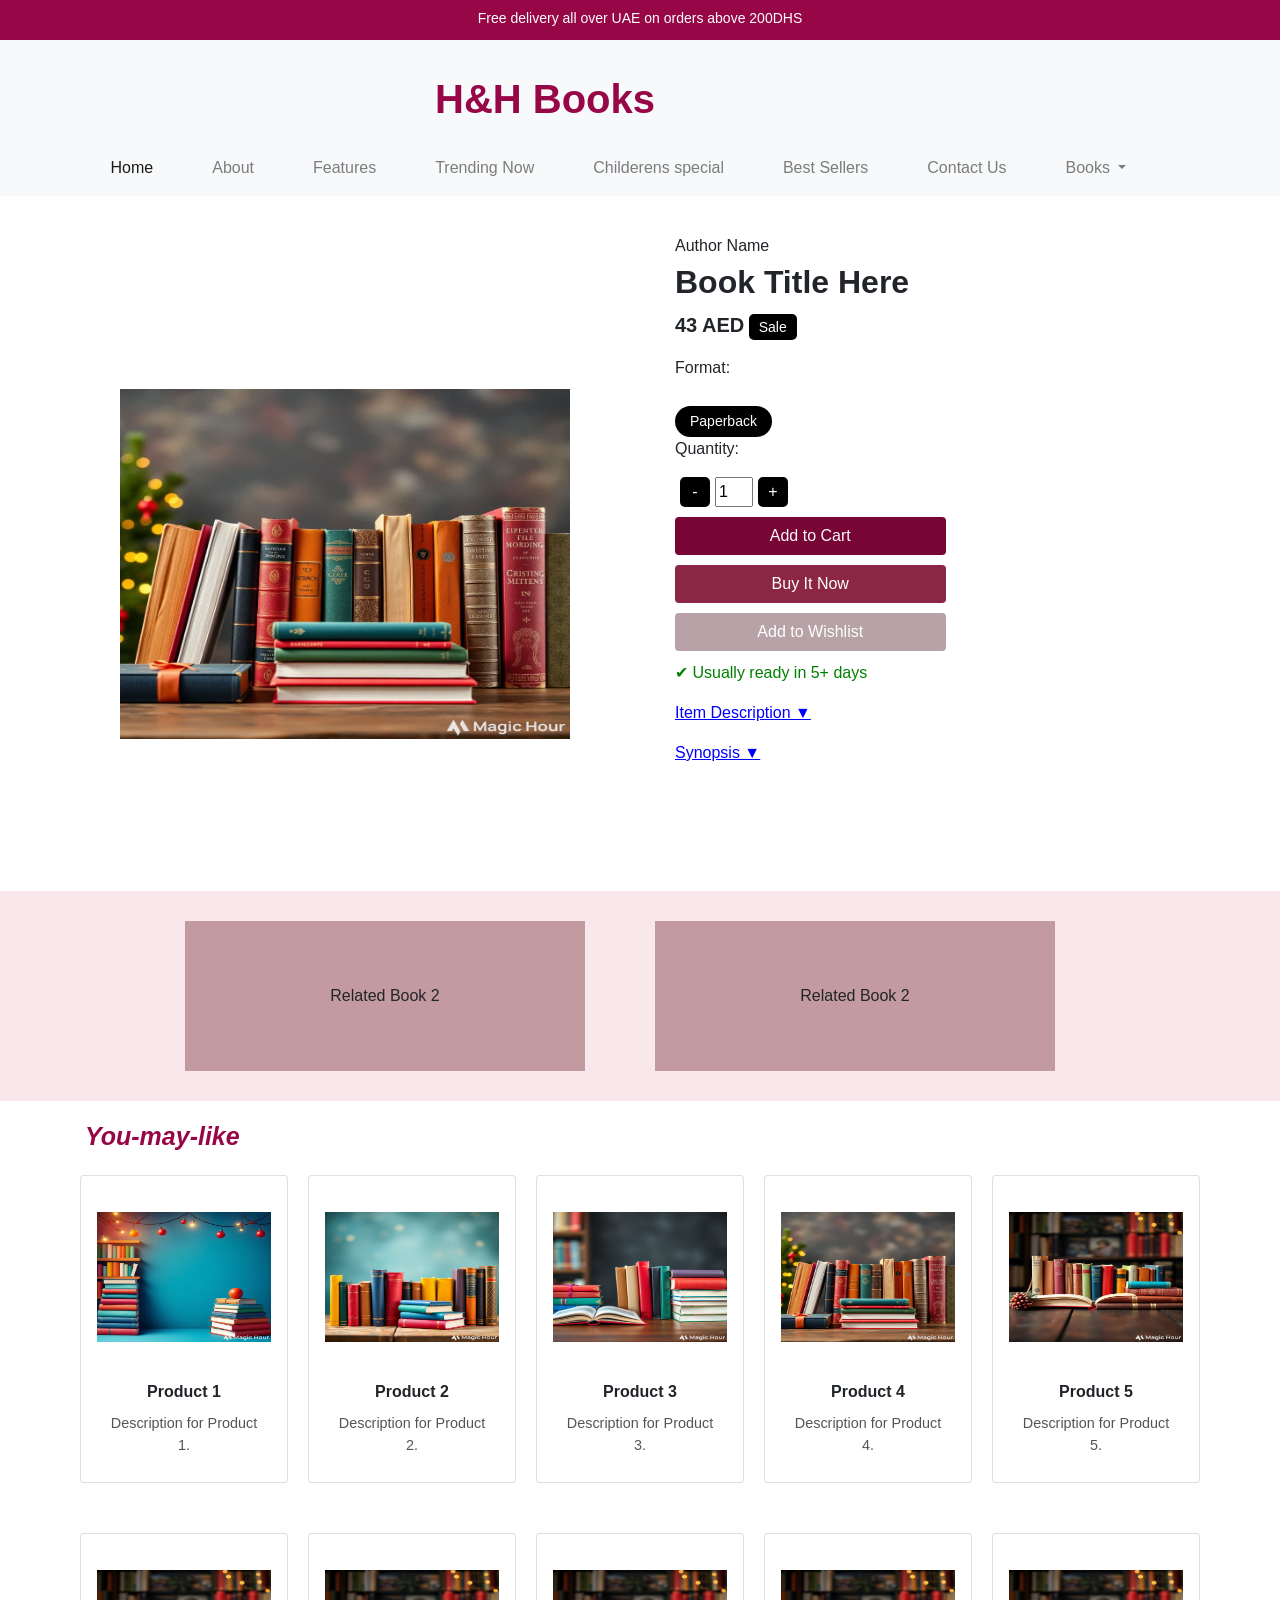
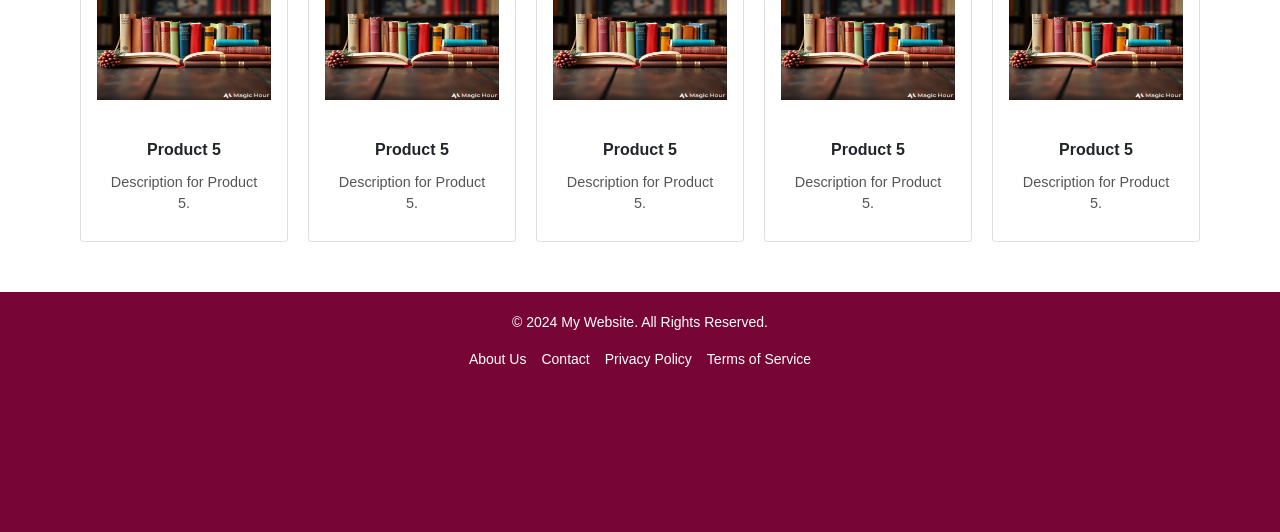
<file: add_to_cart.html>
<!DOCTYPE html>
<html lang="en">
<head>
    <meta charset="UTF-8">
    <meta name="viewport" content="width=device-width, initial-scale=1.0">
    <link rel="stylesheet" href="assets/css/stylecart.css">
    <!-- <link rel="stylesheet" href="assets/css/styleall.css"> -->
    <link rel="stylesheet" href="https://cdn.jsdelivr.net/npm/swiper@10/swiper-bundle.min.css" />
    <!--bootstrap css-->
    <link rel="stylesheet" href="https://cdn.jsdelivr.net/npm/bootstrap@4.0.0/dist/css/bootstrap.min.css" integrity="sha384-Gn5384xqQ1aoWXA+058RXPxPg6fy4IWvTNh0E263XmFcJlSAwiGgFAW/dAiS6JXm" crossorigin="anonymous">  
    <title>
    </title>
<style>
   
</style>
    </head>
<body>
<main>
<header class="bg-light">
            <div class="top-row col-12 p-2">Free delivery all over UAE on orders above 200DHS</div>
            <!-- <div class="second-row col-12 p-2">November dates are open now-></div> -->
            <div class="hidden-xs third-row col-12 p-20 d-none d-lg-block">
            <h1 class="logow">H&H Books</h1>
</div>
<!-- overlay div -->
<div id="myNav" class="overlay"  >
  <a href="javascript:void(0)" class="closebtn" onclick="closeNav()">&times;</a>

  <div class="overlay-content">
    <a href="#">About</a>
    <a href="#">Services</a>
    <a href="#">Clients</a>
    <a href="#">Contact</a>
  </div>
</div>
 <!--  -->
           <nav class="navbar navbar-expand-lg navbar-light pt-10">
             <div class="container-fluid" >
              <h1 class="logom d-md-block d-lg-none">H&H Books</h1>
             <button class="navbar-toggler " type="button" data-toggle="collapse" data-target="" 
                    aria-controls="" aria-expanded="false" aria-label="Toggle navigation" style="outline-color:#fff" 
                      onclick="openNav()"> <span class="navbar-toggler-icon"></span></button>
                <div class="collapse navbar-collapse" >
                    <ul class="navbar-nav mx-auto " >
                    <li class="nav-item active">
                    <a class="nav-link navbar-link-spacing" href="#">Home</a>

                   </li>
                   <li class="nav-item">
                    <a class="nav-link navbar-link-spacing" href="#">About</a>

                    </li>
                   <li class="nav-item">
                   <a class="nav-link navbar-link-spacing" href="#">Features</a>
                   </li>
                   <li class="nav-item">
                   <a class="nav-link navbar-link-spacing" href="#">Trending Now  </a>
                   </li>
                   <li class="nav-item">
                   <a class="nav-link navbar-link-spacing" href="#">Childerens special </a>
                   </li>
                     <li class="nav-item">
                   <a class="nav-link navbar-link-spacing" href="#">Best Sellers</a>
                   </li>
                  <li class="nav-item">
                    <a class="nav-link navbar-link-spacing" href="contact.html">Contact Us</a>
                   </li> 
                        <!--dropdown item book-->
                         <li class="nav-item dropdown position-static"> 
                          <a class="nav-link navbar-link-spacing dropdown-toggle"  href="#" id="navbarDropdown" role="button" data-toggle="dropdown"  aria-haspopup="true" aria-expanded="false">
                            Books
                        </a> 
                          
                            <!--dropdown sub items of menu book-->
                        <div class="dropdown-menu mt-0 w-100" style="border-top-color:#970747;" aria-labelledby="navbarDropdown">
                          <div class="container d-flex justify-content-center">
                            <div class="row ">
                              <div class="col ">
                                   <a class="dropdown-item" href="#">Action</a>
                                     <a class="dropdown-item" href="#">Another action </a>
                                       <a class="dropdown-item" href="#">Something else here </a>
                                         <a class="dropdown-item" href="#">Action1</a>
                                 </div>
                                  <div class="col">
                                    <a class="dropdown-item" href="#">Action</a>
                                        <a class="dropdown-item" href="#">
                                         Another action
                                         </a>
                                           <a class="dropdown-item" href="#">
                                             Something else here
                                              </a>
                                                 <a class="dropdown-item" href="#">Action1</a>
                                  </div>     
                                   <div class="col">
                                      <a class="dropdown-item" href="#">Action</a>
                                        <a class="dropdown-item" href="#">
                                           Another action
                                            </a>
                                            <a class="dropdown-item" href="#">
                                              Something else here
                                                </a>
                                              <a class="dropdown-item" href="#">Action1</a>              
                                    </div>
                                   <div class="col">
                                          <a class="dropdown-item" href="#">Action</a>
                                          <a class="dropdown-item" href="#">
                                            Another action
                                          </a>
                                            <a class="dropdown-item" href="#">
                                              Something else here
                                            </a>
                                          <a class="dropdown-item" href="#">Action1</a>
                                </div>
                              </div> 
                            </div>
                         </div>
                       </li>
                    </ul>
                </div>
            </div> 
        </nav> 
     </header>   
     <!-- slider -->
     <div class="acontainer">
        <div class="row"> 
            <div class="col-md-6">
                <div class="img-div">
                <img src="assets/images/output-4.jpg" alt="Book Image" class="book-image">
            </div>
        </div>
            <!-- Right Section (Book Details) -->
            <div class="col-md-6">
                <div class="book-details">
                <h6>Author Name</h6>
                <h2><b>Book Title Here</b></h2>
                <p><span class="price">43 AED</span> <span class="sale-badge">Sale</span></p>
    
                <p>Format:</p>
                <span class="tag">Paperback</span>
    
                <p>Quantity:</p>
                <div class="quantity-box">
                    <button>-</button>
                    <input type="text" value="1" size="2" readonly>
                    <button>+</button>
                </div>
    
                <button class="btn btn-custom btn-cart">Add to Cart</button>
                <button class="btn btn-custom btn-buy">Buy It Now</button>
                <button class="btn btn-custom btn-wishlist">Add to Wishlist</button>
    
                <p class="availability">✔ Usually ready in 5+ days</p>
    
                <p class="toggle-btn" onclick="toggleDescription()">Item Description ▼</p>
                <p class="toggle-content" id="description">This is a sample description of the book.</p>
    
                <p class="toggle-btn" onclick="toggleSynopsis()">Synopsis ▼</p>
                <p class="toggle-content" id="synopsis">Here is the synopsis of the book.</p>
            </div>
        </div>
    </div>
        <!-- ROW -->
      </div>
    <!-- CONTAINER END -->
    </div>
    <div class="may-like">
        <div class="row">
            <div class="col-md-4">
            <div class="like1">Related Book 2</div>
            </div>
            <div class="col-md-4">
              <div class="like1">Related Book 2</div>
              </div>
        </div>
        </div>
        <!-- container from all new -->
        <div class="container add-to-cart">
       <h3 class="new">You-may-like</h3>
       <div class="content mt-4">
          <div class="row">
              <div class="column">
                  <div class="card">
                      <img src="assets/images/output-1.jpg" class="card-img-top" alt="Product 1">
                      <div class="card-body">
                          <h5 class="card-title">Product 1</h5>
                          <p class="card-text">Description for Product 1.</p>
                      </div>
                  </div>
              </div>
              <div class="column">
                  <div class="card">
                      <img src="assets/images/output-2.jpg" class="card-img-top" alt="Product 1">
  
                      <div class="card-body">
                          <h5 class="card-title">Product 2</h5>
                          <p class="card-text">Description for Product 2.</p>
                      </div>
                  </div>
              </div>
              <div class="column">
                  <div class="card">
                      <img src="assets/images/output-3.jpg" class="card-img-top" alt="Product 3">
                      <div class="card-body">
                          <h5 class="card-title">Product 3</h5>
                          <p class="card-text">Description for Product 3.</p>
                      </div>
                  </div>
              </div>
              <div class="column">
                  <div class="card">
                      <img src="assets/images/output-4.jpg" class="card-img-top" alt="Product 4">
                      <div class="card-body">
                          <h5 class="card-title">Product 4</h5>
                          <p class="card-text">Description for Product 4.</p>
                      </div>
                  </div>
              </div>
              <div class="column">
                  <div class="card">
                      <img src="assets/images/output-5.jpg" class="card-img-top" alt="Product 5">
                      <div class="card-body">
                          <h5 class="card-title">Product 5</h5>
                          <p class="card-text">Description for Product 5.</p>
                      </div>
                  </div>
                </div>
                <div class="column">
                  <div class="card">
                      <img src="assets/images/output-5.jpg" class="card-img-top" alt="Product 5">
                      <div class="card-body">
                          <h5 class="card-title">Product 5</h5>
                          <p class="card-text">Description for Product 5.</p>
                      </div>
                  </div>
                </div><div class="column">
                  <div class="card">
                      <img src="assets/images/output-5.jpg" class="card-img-top" alt="Product 5">
                      <div class="card-body">
                          <h5 class="card-title">Product 5</h5>
                          <p class="card-text">Description for Product 5.</p>
                      </div>
                  </div>
                </div><div class="column">
                  <div class="card">
                      <img src="assets/images/output-5.jpg" class="card-img-top" alt="Product 5">
                      <div class="card-body">
                          <h5 class="card-title">Product 5</h5>
                          <p class="card-text">Description for Product 5.</p>
                      </div>
                  </div>
                </div><div class="column">
                  <div class="card">
                      <img src="assets/images/output-5.jpg" class="card-img-top" alt="Product 5">
                      <div class="card-body">
                          <h5 class="card-title">Product 5</h5>
                          <p class="card-text">Description for Product 5.</p>
                      </div>
                  </div>
                </div><div class="column">
                  <div class="card">
                      <img src="assets/images/output-5.jpg" class="card-img-top" alt="Product 5">
                      <div class="card-body">
                          <h5 class="card-title">Product 5</h5>
                          <p class="card-text">Description for Product 5.</p>
                      </div>
                  </div>
                </div>
        <!-- row -->
        </div>
   <!-- content -->
  </div>
      <!--  container end -->
  </div>    
 <footer class="footer">
    <div class="footer-container">
        <p>&copy; 2024 My Website. All Rights Reserved.</p>
        <ul class="footer-links">
            <li><a href="/about">About Us</a></li>
            <li><a href="/contact">Contact</a></li>
            <li><a href="/privacy">Privacy Policy</a></li>
            <li><a href="/terms">Terms of Service</a></li>
        </ul>
    </div>
</footer>
    </body>
    </main>
    <script src="assets/js/jquery-3.2.1.min.js" type="text/javascript"></script>

    
<script>
function openNav() 
{
  document.getElementById("myNav").style.width = "100%"

}
function closeNav() {
  document.getElementById("myNav").style.width = "0%"
}
</script>
<script>
    function toggleDescription() {
        let desc = document.getElementById("description");
        desc.style.display = desc.style.display === "none" ? "block" : "none";
    }

    function toggleSynopsis() {
        let synopsis = document.getElementById("synopsis");
        synopsis.style.display = synopsis.style.display === "none" ? "block" : "none";
    }
</script>
<script>
    document.querySelectorAll('.collapsible').forEach(item => {
        item.addEventListener('click', function() {
            this.nextElementSibling.style.display = this.nextElementSibling.style.display === 'block' ? 'none' : 'block';
        });
    });
</script> 
<script src="https://cdn.jsdelivr.net/npm/popper.js@1.12.9/dist/umd/popper.min.js" integrity="sha384-ApNbgh9B+Y1QKtv3Rn7W3mgPxhU9K/ScQsAP7hUibX39j7fakFPskvXusvfa0b4Q" crossorigin="anonymous"></script>
<script src="https://cdn.jsdelivr.net/npm/bootstrap@4.0.0/dist/js/bootstrap.min.js" integrity="sha384-JZR6Spejh4U02d8jOt6vLEHfe/JQGiRRSQQxSfFWpi1MquVdAyjUar5+76PVCmYl" crossorigin="anonymous"></script>
</file>
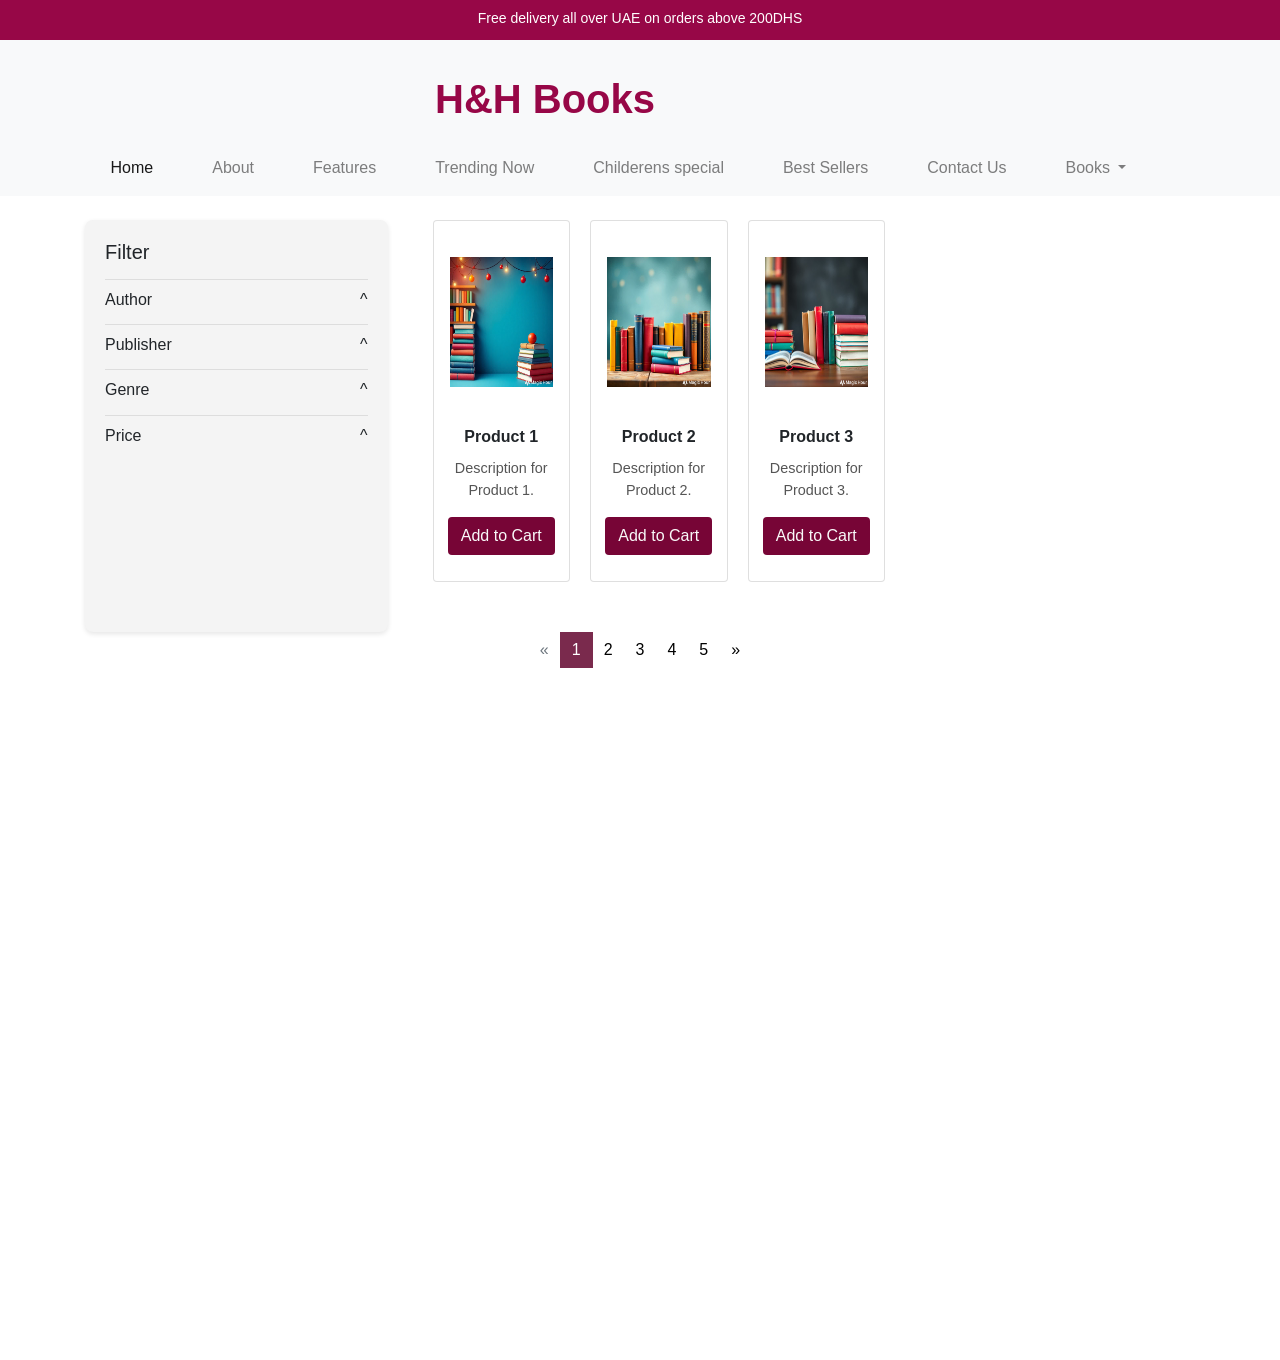
<file: all_new_releases.html>
<!DOCTYPE html>
<html lang="en">
<head>
    <meta charset="UTF-8">
    <meta name="viewport" content="width=device-width, initial-scale=1.0">
    <link rel="stylesheet" href="assets/css/styleall.css">
    <link rel="stylesheet" href="assets/css/styleslider.css">

    <link rel="stylesheet" href="https://cdn.jsdelivr.net/npm/swiper@10/swiper-bundle.min.css" />
    <!--bootstrap css-->
    <link rel="stylesheet" href="https://cdn.jsdelivr.net/npm/bootstrap@4.0.0/dist/css/bootstrap.min.css" integrity="sha384-Gn5384xqQ1aoWXA+058RXPxPg6fy4IWvTNh0E263XmFcJlSAwiGgFAW/dAiS6JXm" crossorigin="anonymous">  
    <title>
    </title>

    <!-- <script src="https://code.jquery.com/jquery-3.2.1.min.js" integrity="sha384-KJ3o2DKtIkvYIK3UENzmM7KCkRr/rE9/Qpg6aAZGJwFDMVNA/GpGFF93hXpG5KkN"></script> -->
<!--  -->
        <!-- <script src="http://ajax.googleapis.com/ajax/libs/jquery/3.2.1/jquery.min.js" type="text/javascript"></script> -->

    </head>
<body>
<main>
<header class="bg-light">
            <div class="top-row col-12 p-2">Free delivery all over UAE on orders above 200DHS</div>
            <!-- <div class="second-row col-12 p-2">November dates are open now-></div> -->
            <div class="hidden-xs third-row col-12 p-20 d-none d-lg-block">
            <h1 class="logow">H&H Books</h1>
</div>
<!-- overlay div -->
<div id="myNav" class="overlay"  >
  <a href="javascript:void(0)" class="closebtn" onclick="closeNav()">&times;</a>

  <div class="overlay-content">
    <a href="#">About</a>
    <a href="#">Services</a>
    <a href="#">Clients</a>
    <a href="#">Contact</a>
  </div>
</div>
 <!--  -->
           <nav class="navbar navbar-expand-lg navbar-light pt-10">
             <div class="container-fluid" >
              <h1 class="logom d-md-block d-lg-none">H&H Books</h1>
             <button class="navbar-toggler " type="button" data-toggle="collapse" data-target="" 
                    aria-controls="" aria-expanded="false" aria-label="Toggle navigation" style="outline-color:#fff" 
                      onclick="openNav()"> <span class="navbar-toggler-icon"></span></button>
                <div class="collapse navbar-collapse" >
                    <ul class="navbar-nav mx-auto " >
                    <li class="nav-item active">
                    <a class="nav-link navbar-link-spacing" href="#">Home</a>

                   </li>
                   <li class="nav-item">
                    <a class="nav-link navbar-link-spacing" href="#">About</a>

                    </li>
                   <li class="nav-item">
                   <a class="nav-link navbar-link-spacing" href="#">Features</a>
                   </li>
                   <li class="nav-item">
                   <a class="nav-link navbar-link-spacing" href="#">Trending Now  </a>
                   </li>
                   <li class="nav-item">
                   <a class="nav-link navbar-link-spacing" href="#">Childerens special </a>
                   </li>
                     <li class="nav-item">
                   <a class="nav-link navbar-link-spacing" href="#">Best Sellers</a>
                   </li>
                  <li class="nav-item">
                    <a class="nav-link navbar-link-spacing" href="contact.html">Contact Us</a>
                   </li> 
                        <!--dropdown item book-->
                         <li class="nav-item dropdown position-static"> 
                          <a class="nav-link navbar-link-spacing dropdown-toggle"  href="#" id="navbarDropdown" role="button" data-toggle="dropdown"  aria-haspopup="true" aria-expanded="false">
                            Books
                        </a> 
                          
                            <!--dropdown sub items of menu book-->
                        <div class="dropdown-menu mt-0 w-100" style="border-top-color:#970747;" aria-labelledby="navbarDropdown">
                          <div class="container d-flex justify-content-center">
                            <div class="row ">
                              <div class="col ">
                                   <a class="dropdown-item" href="#">Action</a>
                                     <a class="dropdown-item" href="#">Another action </a>
                                       <a class="dropdown-item" href="#">Something else here </a>
                                         <a class="dropdown-item" href="#">Action1</a>
                                 </div>
                                  <div class="col">
                                    <a class="dropdown-item" href="#">Action</a>
                                        <a class="dropdown-item" href="#">
                                         Another action
                                         </a>
                                           <a class="dropdown-item" href="#">
                                             Something else here
                                              </a>
                                                 <a class="dropdown-item" href="#">Action1</a>
                                  </div>     
                                   <div class="col">
                                      <a class="dropdown-item" href="#">Action</a>
                                        <a class="dropdown-item" href="#">
                                           Another action
                                            </a>
                                            <a class="dropdown-item" href="#">
                                              Something else here
                                                </a>
                                              <a class="dropdown-item" href="#">Action1</a>              
                                    </div>
                                   <div class="col">
                                          <a class="dropdown-item" href="#">Action</a>
                                          <a class="dropdown-item" href="#">
                                            Another action
                                          </a>
                                            <a class="dropdown-item" href="#">
                                              Something else here
                                            </a>
                                          <a class="dropdown-item" href="#">Action1</a>
                                </div>
                              </div> 
                            </div>
                         </div>
                       </li>
                    </ul>
                </div>
            </div> 
        </nav> 
     </header>   
     <!-- slider -->
<div class="container">
    <div class="content mt-4">
        <div class="filters">
            <h5>Filter</h5>
            <h6 class="toggle-heading">Author <span class="toggle-arrow">^</span></h6>
                <div class="filter-content">
                    <input type="checkbox" class="author-filter" value="Author 1"> Author 1<br>
                    <input type="checkbox" class="author-filter" value="Author 2"> Author 2<br>
                    <input type="checkbox" class="author-filter" value="Author 3"> Author 3<br>
                </div>
            
            <h6 class="toggle-heading">Publisher <span class="toggle-arrow">^</span></h6>
            <div class="filter-content">
                <select class="form-control publisher-filter">
                    <option value="">All</option>
                    <option value="Publisher A">Publisher A</option>
                    <option value="Publisher B">Publisher B</option>
                </select>
            </div>
            
            <h6 class="toggle-heading">Genre <span class="toggle-arrow">^</span></h6>
            <div class="filter-content">
                <select class="form-control genre-filter">
                    <option value="">All</option>
                    <option value="Fiction">Fiction</option>
                    <option value="Non-Fiction">Non-Fiction</option>
                </select>
            </div>
            
            <h6 class="toggle-heading">Price <span class="toggle-arrow">^</span></h6>
            <div class="filter-content">
                <div class="d-flex">
                    <input type="number" class="form-control price-min" placeholder="Min" min="0">
                    <input type="number" class="form-control price-max ms-2" placeholder="Max" min="0">
                </div>
            </div>

        </div>
        <div class="row">
            <div class="column book-card" data-author="Author 1" data-publisher="Publisher A" data-genre="Fiction" data-price="15">
                <div class="card">
                    <img src="assets/images/output-1.jpg" class="card-img-top" alt="Product 1">
                    <div class="card-body">
                        <h5 class="card-title">Product 1</h5>
                        <p class="card-text">Description for Product 1.</p>
                        <button class="btn btn-cart">Add to Cart</button>
                    </div>
                </div>
            </div>
            <div class="column  book-card" data-author="Author 2" data-publisher="Publisher B" data-genre="Non-Fiction" data-price="25">
                <div class="card">
                    <img src="assets/images/output-2.jpg" class="card-img-top" alt="Product 1">

                    <div class="card-body">
                        <h5 class="card-title">Product 2</h5>
                        <p class="card-text">Description for Product 2.</p>
                        <button class="btn btn-cart">Add to Cart</button>
                    </div>
                </div>
            </div>
            <div class="column  book-card" data-author="Author 3" data-publisher="Publisher A" data-genre="Fiction" data-price="30">
                <div class="card">
                    <img src="assets/images/output-3.jpg" class="card-img-top" alt="Product 3">
                    <div class="card-body">
                        <h5 class="card-title">Product 3</h5>
                        <p class="card-text">Description for Product 3.</p>
                        <button class="btn btn-cart">Add to Cart</button>
                    </div>
                </div>
            </div>
            <div class="column  book-card">
                <div class="card">
                    <img src="assets/images/output-4.jpg" class="card-img-top" alt="Product 4">
                    <div class="card-body">
                        <h5 class="card-title">Product 4</h5>
                        <p class="card-text">Description for Product 4.</p>
                        <button class="btn btn-cart">Add to Cart</button>
                    </div>
                </div>
            </div>
            <div class="column  book-card">
                <div class="card">
                    <img src="assets/images/output-5.jpg" class="card-img-top" alt="Product 5">
                    <div class="card-body">
                        <h5 class="card-title">Product 5</h5>
                        <p class="card-text">Description for Product 5.</p>
                        <button class="btn btn-cart">Add to Cart</button>
                    </div>
                </div>
            </div>
            <div class="column  book-card">
                <div class="card">
                    <img src="assets/images/output-6.jpg" class="card-img-top" alt="Product 6">
                    <div class="card-body">
                        <h5 class="card-title">Product 6</h5>
                        <p class="card-text">Description for Product 5.</p>
                        <button class="btn btn-cart">Add to Cart</button>
                    </div>
                </div>
            </div>
            <div class="column  book-card">
                <div class="card">
                    <img src="assets/images/output-4.jpg" class="card-img-top" alt="Product 7">
                    <div class="card-body">
                        <h5 class="card-title">Product 7</h5>
                        <p class="card-text">Description for Product 5.</p>
                        <button class="btn btn-cart">Add to Cart</button>
                    </div>
                </div>
            </div>
            <div class="column  book-card">
                <div class="card">
                    <img src="assets/images/output-4.jpg" class="card-img-top" alt="Product 8">
                    <div class="card-body">
                        <h5 class="card-title">Product 8</h5>
                        <p class="card-text">Description for Product 5.</p>
                        <button class="btn btn-cart">Add to Cart</button>
                    </div>
                </div>
            </div>
            <div class="column  book-card">
                <div class="card">
                    <img src="assets/images/output-4.jpg" class="card-img-top" alt="Product 8">
                    <div class="card-body">
                        <h5 class="card-title">Product 8</h5>
                        <p class="card-text">Description for Product 5.</p>
                        <button class="btn btn-cart">Add to Cart</button>
                    </div>
                </div>
            </div>
            <div class="column  book-card">
                <div class="card">
                    <img src="assets/images/output-4.jpg" class="card-img-top" alt="Product 9">
                    <div class="card-body">
                        <h5 class="card-title">Product 8</h5>
                        <p class="card-text">Description for Product 5.</p>
                        <button class="btn btn-cart">Add to Cart</button>
                    </div>
                </div>
            </div>
            <div class="column  book-card">
                <div class="card">
                    <img src="assets/images/output-4.jpg" class="card-img-top" alt="Product 8">
                    <div class="card-body">
                        <h5 class="card-title">Product 8</h5>
                        <p class="card-text">Description for Product 5.</p>
                        <button class="btn btn-cart">Add to Cart</button>
                    </div>
                </div>
            </div>
            <div class="column  book-card">
                <div class="card">
                    <img src="assets/images/output-4.jpg" class="card-img-top" alt="Product 9">
                    <div class="card-body">
                        <h5 class="card-title">Product 8</h5>
                        <p class="card-text">Description for Product 5.</p>
                        <button class="btn btn-cart">Add to Cart</button>
                    </div>
                </div>
            </div><div class="column  book-card">
                <div class="card">
                    <img src="assets/images/output-4.jpg" class="card-img-top" alt="Product 9">
                    <div class="card-body">
                        <h5 class="card-title">Product 8</h5>
                        <p class="card-text">Description for Product 5.</p>
                        <button class="btn btn-cart">Add to Cart</button>
                    </div>
                </div>
            </div>
            <div class="column  book-card">
                <div class="card">
                    <img src="assets/images/output-4.jpg" class="card-img-top" alt="Product 9">
                    <div class="card-body">
                        <h5 class="card-title">Product 8</h5>
                        <p class="card-text">Description for Product 5.</p>
                        <button class="btn btn-cart">Add to Cart</button>
                    </div>
                </div>
            </div>
            <div class="column  book-card">
                <div class="card">
                    <img src="assets/images/output-4.jpg" class="card-img-top" alt="Product 9">
                    <div class="card-body">
                        <h5 class="card-title">Product 8</h5>
                        <p class="card-text">Description for Product 5.</p>
                        <button class="btn btn-cart">Add to Cart</button>
                    </div>
                </div>
            </div>
            <div class="column  book-card">
                <div class="card">
                    <img src="assets/images/output-4.jpg" class="card-img-top" alt="Product 9">
                    <div class="card-body">
                        <h5 class="card-title">Product 8</h5>
                        <p class="card-text">Description for Product 5.</p>
                        <button class="btn btn-cart">Add to Cart</button>
                    </div>
                </div>
            </div>

      <!-- row -->
      </div>
 <!-- content -->
 </div>
<div id="content-pagination">
 <nav class="pagination-container">
    <ul class="pagination">
        <li class="page-item disabled" id="prev-btn"><a class="page-link" href="#" aria-label="Previous"><span aria-hidden="true">&laquo;</span></a></li>
        <!-- <li class="page-item disabled" id="prev-btn"><a class="page-link" href="#">Previous</a></li> -->
        <li class="page-item active"><a class="page-link" href="#">1</a></li>
        <li class="page-item"><a class="page-link" href="#">2</a></li>
        <li class="page-item"><a class="page-link" href="#">3</a></li>
        <li class="page-item"><a class="page-link" href="#">4</a></li>
        <li class="page-item"><a class="page-link" href="#">5</a></li>
        <li class="page-item" id="next-btn"><a class="page-link" href="#" aria-label="Next"><span aria-hidden="true">&raquo;</span> </a></li>
        <!-- <li class="page-item" id="next-btn"><a class="page-link" href="#">Next</a></li> -->
    </ul>
</nav>
</div>
    <!--  container end -->
</div>    
 <footer class="footer">
    <div class="footer-container">
        <p>&copy; 2024 My Website. All Rights Reserved.</p>
        <ul class="footer-links">
            <li><a href="/about">About Us</a></li>
            <li><a href="/contact">Contact</a></li>
            <li><a href="/privacy">Privacy Policy</a></li>
            <li><a href="/terms">Terms of Service</a></li>
        </ul>
    </div>
</footer>
    </body>
    </main>
    <script src="assets/js/jquery-3.2.1.min.js" type="text/javascript"></script>

    <script>
        let currentPage = 1;
        const totalPages = 5;
        const content = document.getElementById('content-pagination');
        const pageItems = document.querySelectorAll('.page-item');
        const prevBtn = document.getElementById('prev-btn');
        const nextBtn = document.getElementById('next-btn');

        function updateContent() {
            // content.textContent = `Page ${currentPage} Content`;
        }

        function updatePagination() {
            pageItems.forEach(item => item.classList.remove('active'));
            pageItems[currentPage].classList.add('active');
            prevBtn.classList.toggle('disabled', currentPage === 1);
            nextBtn.classList.toggle('disabled', currentPage === totalPages);
        }

        document.querySelectorAll('.page-item a').forEach((link, index) => {
            link.addEventListener('click', (e) => {
                e.preventDefault();
                if (index === 0 && currentPage > 1) {
                    currentPage--;
                } else if (index === totalPages + 1 && currentPage < totalPages) {
                    currentPage++;
                } else if (index > 0 && index <= totalPages) {
                    currentPage = index;
                }
                updateContent();
                updatePagination();
            });
        });
    </script>
<script>
function openNav() 
{
  document.getElementById("myNav").style.width = "100%"

}
function closeNav() {
  document.getElementById("myNav").style.width = "0%"
}
</script>
  <script>
    function filterBooks() {
        let selectedAuthors = $('.author-filter:checked').map(function() {
            return $(this).val();
        }).get();
        let selectedPublisher = $('.publisher-filter').val();
        let selectedGenre = $('.genre-filter').val();
        let minPrice = $('.price-min').val() || 0;
        let maxPrice = $('.price-max').val() || Infinity;
        
        $('.book-card').each(function() {
            let book = $(this);
            let bookAuthor = book.data('author');
            let bookPublisher = book.data('publisher');
            let bookGenre = book.data('genre');
            let bookPrice = parseFloat(book.data('price'));
            
            let authorMatch = selectedAuthors.length === 0 || selectedAuthors.includes(bookAuthor);
            let publisherMatch = selectedPublisher === "" || selectedPublisher === bookPublisher;
            let genreMatch = selectedGenre === "" || selectedGenre === bookGenre;
            let priceMatch = bookPrice >= minPrice && bookPrice <= maxPrice;
            
            if (authorMatch && publisherMatch && genreMatch && priceMatch) {
                book.show();
            } else {
                book.hide();
            }
        });
    }
    </script>
    <script>
    $(document).ready(function() {
        $('.author-filter, .publisher-filter, .genre-filter, .price-min, .price-max').on('change keyup', filterBooks);
        filterBooks();
        
        $('.toggle-heading').click(function() {
            $(this).next('.filter-content').slideToggle();
            $(this).find('.toggle-arrow').text(function(i, text) {
                return text === "^" ? "v" : "^";
            });
        });
    });
</script>   
<script src="https://cdn.jsdelivr.net/npm/popper.js@1.12.9/dist/umd/popper.min.js" integrity="sha384-ApNbgh9B+Y1QKtv3Rn7W3mgPxhU9K/ScQsAP7hUibX39j7fakFPskvXusvfa0b4Q" crossorigin="anonymous"></script>
<script src="https://cdn.jsdelivr.net/npm/bootstrap@4.0.0/dist/js/bootstrap.min.js" integrity="sha384-JZR6Spejh4U02d8jOt6vLEHfe/JQGiRRSQQxSfFWpi1MquVdAyjUar5+76PVCmYl" crossorigin="anonymous"></script>
</file>
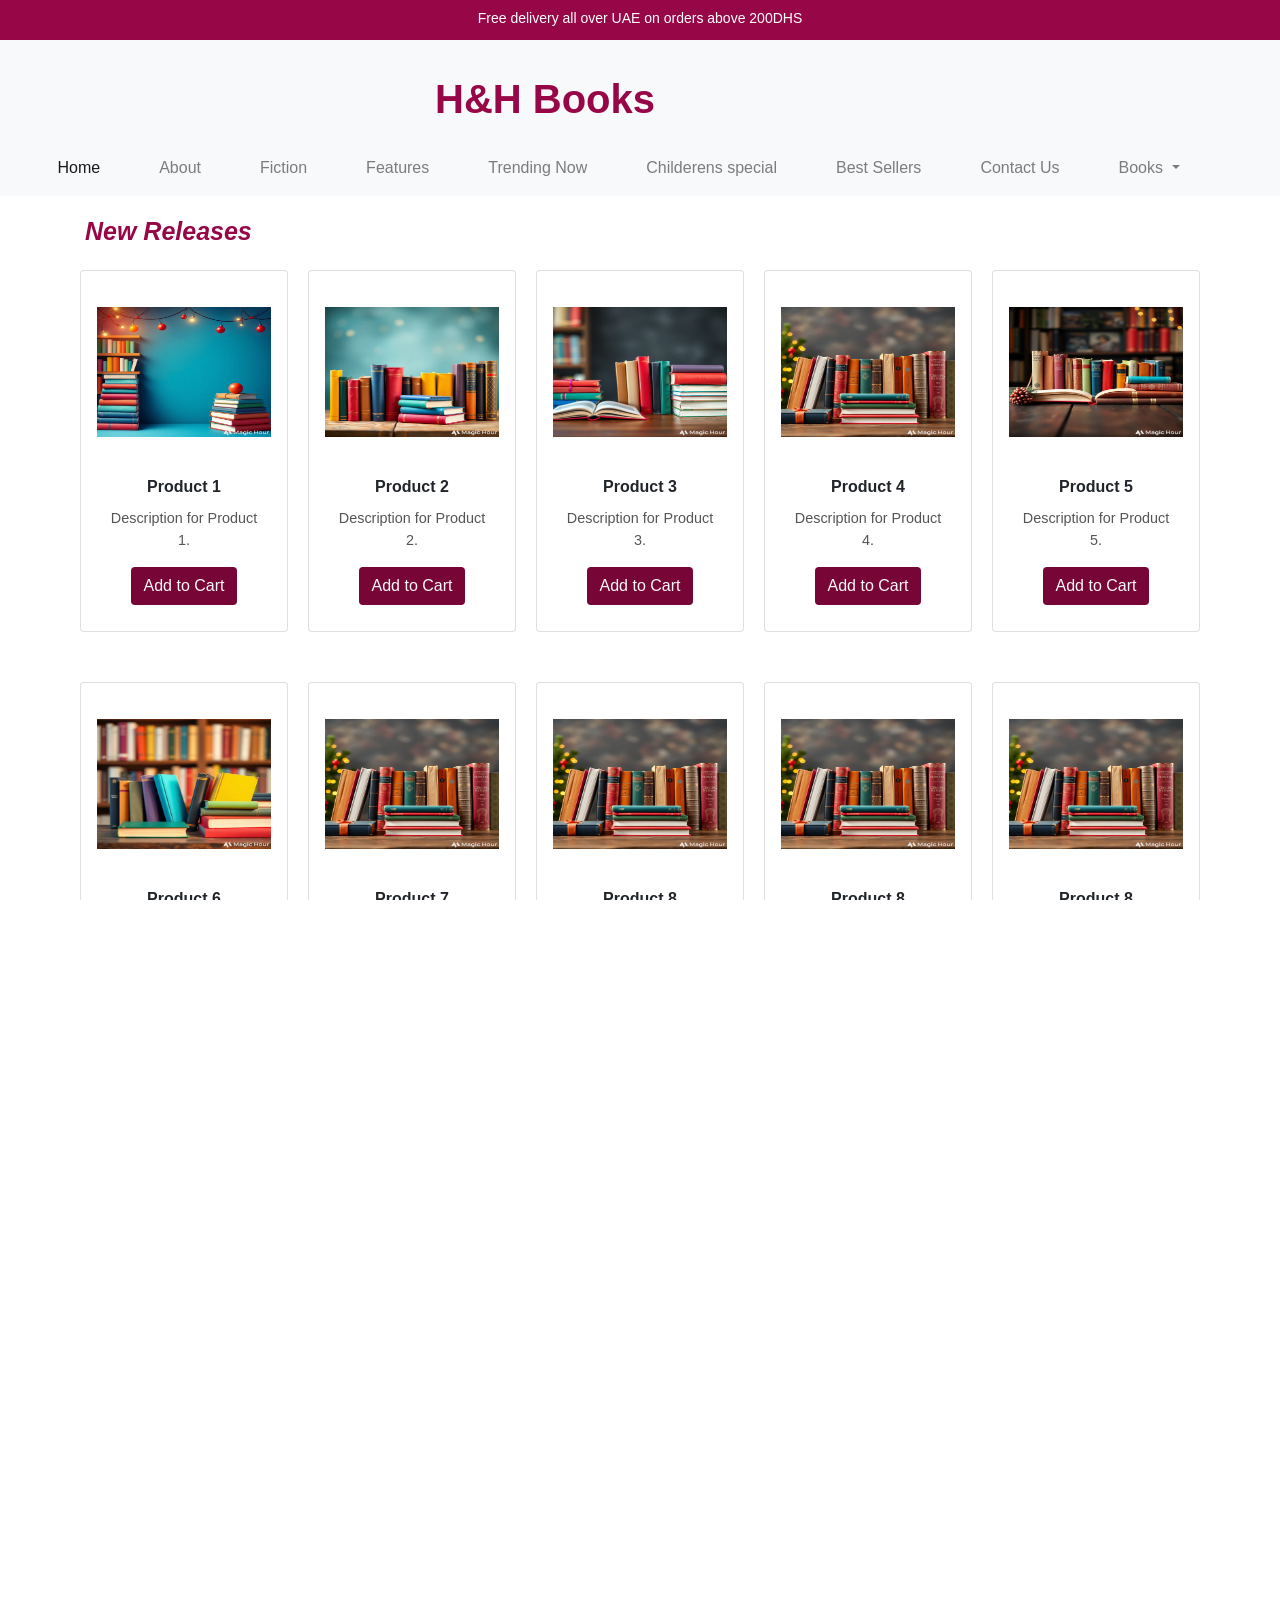
<file: copy_all_new.html>
<!DOCTYPE html>
<html lang="en">
<head>
    <meta charset="UTF-8">
    <meta name="viewport" content="width=device-width, initial-scale=1.0">
    <link rel="stylesheet" href="assets/css/styleall.css">
    <!-- <link rel="stylesheet" href="assets/css/styleslider.css"> -->
    <script src="https://code.jquery.com/jquery-3.6.0.min.js"></script>

    <link rel="stylesheet" href="https://cdn.jsdelivr.net/npm/swiper@10/swiper-bundle.min.css" />
    <!--bootstrap css-->
    <link rel="stylesheet" href="https://cdn.jsdelivr.net/npm/bootstrap@4.0.0/dist/css/bootstrap.min.css" integrity="sha384-Gn5384xqQ1aoWXA+058RXPxPg6fy4IWvTNh0E263XmFcJlSAwiGgFAW/dAiS6JXm" crossorigin="anonymous">  
    <title>
    </title>
    </head>
<body>
<main>
   
<header class="bg-light">
            <div class="top-row col-12 p-2">Free delivery all over UAE on orders above 200DHS</div>
            <!-- <div class="second-row col-12 p-2">November dates are open now-></div> -->
            <div class="hidden-xs third-row col-12 p-20 d-none d-lg-block">
            <h1 class="logow">H&H Books</h1>
</div>
<!-- overlay div -->
<div id="myNav" class="overlay"  >
  <a href="javascript:void(0)" class="closebtn" onclick="closeNav()">&times;</a>

  <div class="overlay-content">
    <a href="#">About</a>
    <a href="#">Services</a>
    <a href="#">Clients</a>
    <a href="#">Contact</a>
  </div>
</div>
 <!--  -->
           <nav class="navbar navbar-expand-lg navbar-light pt-10">
             <div class="container-fluid" >
              <h1 class="logom d-md-block d-lg-none">H&H Books</h1>
             <button class="navbar-toggler " type="button" data-toggle="collapse" data-target="" 
                    aria-controls="" aria-expanded="false" aria-label="Toggle navigation" style="outline-color:#fff" 
                      onclick="openNav()"> <span class="navbar-toggler-icon"></span></button>
                <div class="collapse navbar-collapse" >
                    <ul class="navbar-nav mx-auto " >
                    <li class="nav-item active">
                    <a class="nav-link navbar-link-spacing" href="#">Home</a>

                   </li>
                   <li class="nav-item">
                    <a class="nav-link navbar-link-spacing" href="#">About</a>
                    </li>
                    <li class="nav-item">
                    <a class="nav-link navbar-link-spacing" href="#">Fiction</a>
                    </li>
                   <li class="nav-item">
                   <a class="nav-link navbar-link-spacing" href="#">Features</a>
                   </li>
                   <li class="nav-item">
                   <a class="nav-link navbar-link-spacing" href="#">Trending Now  </a>
                   </li>
                   <li class="nav-item">
                   <a class="nav-link navbar-link-spacing" href="#">Childerens special </a>
                   </li>
                     <li class="nav-item">
                   <a class="nav-link navbar-link-spacing" href="#">Best Sellers</a>
                   </li>
                  <li class="nav-item">
                    <a class="nav-link navbar-link-spacing" href="contact.html">Contact Us</a>
                   </li> 
                        <!--dropdown item book-->
                         <li class="nav-item dropdown position-static"> 
                          <a class="nav-link navbar-link-spacing dropdown-toggle"  href="#" id="navbarDropdown" role="button" data-toggle="dropdown"  aria-haspopup="true" aria-expanded="false">
                            Books
                        </a> 
                          
                            <!--dropdown sub items of menu book-->
                        <div class="dropdown-menu mt-0 w-100" style="border-top-color:#970747;" aria-labelledby="navbarDropdown">
                          <div class="container d-flex justify-content-center">
                            <div class="row ">
                              <div class="col ">
                                   <a class="dropdown-item" href="#">Action</a>
                                     <a class="dropdown-item" href="#">Another action </a>
                                       <a class="dropdown-item" href="#">Something else here </a>
                                         <a class="dropdown-item" href="#">Action1</a>
                                 </div>
                                  <div class="col">
                                    <a class="dropdown-item" href="#">Action</a>
                                        <a class="dropdown-item" href="#">
                                         Another action
                                         </a>
                                           <a class="dropdown-item" href="#">
                                             Something else here
                                              </a>
                                                 <a class="dropdown-item" href="#">Action1</a>
                                  </div>     
                                   <div class="col">
                                      <a class="dropdown-item" href="#">Action</a>
                                        <a class="dropdown-item" href="#">
                                           Another action
                                            </a>
                                            <a class="dropdown-item" href="#">
                                              Something else here
                                                </a>
                                              <a class="dropdown-item" href="#">Action1</a>              
                                    </div>
                                   <div class="col">
                                          <a class="dropdown-item" href="#">Action</a>
                                          <a class="dropdown-item" href="#">
                                            Another action
                                          </a>
                                            <a class="dropdown-item" href="#">
                                              Something else here
                                            </a>
                                          <a class="dropdown-item" href="#">Action1</a>
                                </div>
                              </div> 
                            </div>
                         </div>
                       </li>
                    </ul>
                </div>
            </div> 
        </nav> 
     </header>  
     <!-- slider -->
        <div class="container">
        <!-- <div class="slideshow-container border slider-spacing">
         <div class="mySlides fade">
           <img src= "assets/images/banner-1.jpg"  style="width:100%" height="100%" alt="1">
         </div>
   
         <div class="mySlides fade">
           <img src="assets/images/banner-2.jpg" style="width:100%" height="100%"  alt="2">
         </div>
   
         <div class="mySlides fade">
           <img src="assets/images/banner-4.jpg" style="width:100%" height="100%"  alt="3">
         </div>
   
         <div style="text-align:center;padding-top:10px;">
           <span class="dot"></span> 
           <span class="dot"></span> 
           <span class="dot"></span> 
         </div>
      </div> -->
     <h3 class="new">New Releases</h3>
     <div class="content mt-4">
        <!-- <div class="filters">
            <h4>Filter</h4>
            <label>Price:</label>
            <input type="text" class="form-control mb-2" placeholder="Min Price">
            <input type="text" class="form-control mb-2" placeholder="Max Price">
            
            <label>Genre:</label>
            <select class="form-control mb-2">
                <option>All</option>
                <option>Fiction</option>
                <option>Non-fiction</option>
            </select>
            
            <label>Author:</label>
            <input type="text" class="form-control mb-2" placeholder="Search Author">
        </div>
       -->
        <div class="row">
            <div class="column">
                <div class="card">
                    <img src="assets/images/output-1.jpg" class="card-img-top" alt="Product 1">
                    <div class="card-body">
                        <h5 class="card-title">Product 1</h5>
                        <p class="card-text">Description for Product 1.</p>
                        <button class="btn btn-cart">Add to Cart</button>
                    </div>
                </div>
            </div>
            <div class="column">
                <div class="card">
                    <img src="assets/images/output-2.jpg" class="card-img-top" alt="Product 1">

                    <div class="card-body">
                        <h5 class="card-title">Product 2</h5>
                        <p class="card-text">Description for Product 2.</p>
                        <button class="btn btn-cart">Add to Cart</button>
                    </div>
                </div>
            </div>
            <div class="column">
                <div class="card">
                    <img src="assets/images/output-3.jpg" class="card-img-top" alt="Product 3">
                    <div class="card-body">
                        <h5 class="card-title">Product 3</h5>
                        <p class="card-text">Description for Product 3.</p>
                        <button class="btn btn-cart">Add to Cart</button>
                    </div>
                </div>
            </div>
            <div class="column">
                <div class="card">
                    <img src="assets/images/output-4.jpg" class="card-img-top" alt="Product 4">
                    <div class="card-body">
                        <h5 class="card-title">Product 4</h5>
                        <p class="card-text">Description for Product 4.</p>
                        <button class="btn btn-cart">Add to Cart</button>
                    </div>
                </div>
            </div>
            <div class="column">
                <div class="card">
                    <img src="assets/images/output-5.jpg" class="card-img-top" alt="Product 5">
                    <div class="card-body">
                        <h5 class="card-title">Product 5</h5>
                        <p class="card-text">Description for Product 5.</p>
                        <button class="btn btn-cart">Add to Cart</button>
                    </div>
                </div>
            </div>
            <div class="column">
                <div class="card">
                    <img src="assets/images/output-6.jpg" class="card-img-top" alt="Product 6">
                    <div class="card-body">
                        <h5 class="card-title">Product 6</h5>
                        <p class="card-text">Description for Product 5.</p>
                        <button class="btn btn-cart">Add to Cart</button>
                    </div>
                </div>
            </div>
            <div class="column">
                <div class="card">
                    <img src="assets/images/output-4.jpg" class="card-img-top" alt="Product 7">
                    <div class="card-body">
                        <h5 class="card-title">Product 7</h5>
                        <p class="card-text">Description for Product 5.</p>
                        <button class="btn btn-cart">Add to Cart</button>
                    </div>
                </div>
            </div>
            <div class="column">
                <div class="card">
                    <img src="assets/images/output-4.jpg" class="card-img-top" alt="Product 8">
                    <div class="card-body">
                        <h5 class="card-title">Product 8</h5>
                        <p class="card-text">Description for Product 5.</p>
                        <button class="btn btn-cart">Add to Cart</button>
                    </div>
                </div>
            </div>
            <div class="column">
                <div class="card">
                    <img src="assets/images/output-4.jpg" class="card-img-top" alt="Product 8">
                    <div class="card-body">
                        <h5 class="card-title">Product 8</h5>
                        <p class="card-text">Description for Product 5.</p>
                        <button class="btn btn-cart">Add to Cart</button>
                    </div>
                </div>
            </div>
            <div class="column">
                <div class="card">
                    <img src="assets/images/output-4.jpg" class="card-img-top" alt="Product 9">
                    <div class="card-body">
                        <h5 class="card-title">Product 8</h5>
                        <p class="card-text">Description for Product 5.</p>
                        <button class="btn btn-cart">Add to Cart</button>
                    </div>
                </div>
            </div>
            <div class="column">
                <div class="card">
                    <img src="assets/images/output-4.jpg" class="card-img-top" alt="Product 8">
                    <div class="card-body">
                        <h5 class="card-title">Product 8</h5>
                        <p class="card-text">Description for Product 5.</p>
                        <button class="btn btn-cart">Add to Cart</button>
                    </div>
                </div>
            </div>
            <div class="column">
                <div class="card">
                    <img src="assets/images/output-4.jpg" class="card-img-top" alt="Product 9">
                    <div class="card-body">
                        <h5 class="card-title">Product 8</h5>
                        <p class="card-text">Description for Product 5.</p>
                        <button class="btn btn-cart">Add to Cart</button>
                    </div>
                </div>
            </div>
      <!-- row -->
      </div>
     

 <!-- content -->
</div>

    <!--  container end -->
</div>    
 <footer class="footer">
    <div class="footer-container">
        <p>&copy; 2024 My Website. All Rights Reserved.</p>
        <ul class="footer-links">
            <li><a href="/about">About Us</a></li>
            <li><a href="/contact">Contact</a></li>
            <li><a href="/privacy">Privacy Policy</a></li>
            <li><a href="/terms">Terms of Service</a></li>
        </ul>
    </div>
</footer>
    </body>
    </main>
    <script>
        let currentPage = 1;
        const totalPages = 5;
        const content = document.getElementById('content');
        const pageItems = document.querySelectorAll('.page-item');
        const prevBtn = document.getElementById('prev-btn');
        const nextBtn = document.getElementById('next-btn');

        function updateContent() {
            content.textContent = `Page ${currentPage} Content`;
        }

        function updatePagination() {
            pageItems.forEach(item => item.classList.remove('active'));
            pageItems[currentPage].classList.add('active');
            prevBtn.classList.toggle('disabled', currentPage === 1);
            nextBtn.classList.toggle('disabled', currentPage === totalPages);
        }

        document.querySelectorAll('.page-item a').forEach((link, index) => {
            link.addEventListener('click', (e) => {
                e.preventDefault();
                if (index === 0 && currentPage > 1) {
                    currentPage--;
                } else if (index === totalPages + 1 && currentPage < totalPages) {
                    currentPage++;
                } else if (index > 0 && index <= totalPages) {
                    currentPage = index;
                }
                updateContent();
                updatePagination();
            });
        });
    </script>
<script>
function openNav() 
{
  document.getElementById("myNav").style.width = "100%"

}
function closeNav() {
  document.getElementById("myNav").style.width = "0%"
}
</script>
<script>
    let slideIndex = 0;
showSlides();

function showSlides() {
  let i;
  let slides = document.getElementsByClassName("mySlides");
  let dots = document.getElementsByClassName("dot");
  for (i = 0; i < slides.length; i++) {
    slides[i].style.display = "none";  
  }
  slideIndex++;
  if (slideIndex > slides.length) {slideIndex = 1}    
  for (i = 0; i < dots.length; i++) {
    dots[i].className = dots[i].className.replace(" actives", "");
  }
  slides[slideIndex-1].style.display = "block";  
  dots[slideIndex-1].className += " actives";
  setTimeout(showSlides, 1580); // Change image every 2 seconds
}
    </script>
 <script>
    function filterBooks() {
        let selectedAuthors = $('.author-filter:checked').map(function() {
            return $(this).val();
        }).get();
        let selectedPublisher = $('.publisher-filter').val();
        let selectedGenre = $('.genre-filter').val();
        let minPrice = $('.price-min').val() || 0;
        let maxPrice = $('.price-max').val() || Infinity;
        
        $('.book-card').each(function() {
            let book = $(this);
            let bookAuthor = book.data('author');
            let bookPublisher = book.data('publisher');
            let bookGenre = book.data('genre');
            let bookPrice = parseFloat(book.data('price'));
            
            let authorMatch = selectedAuthors.length === 0 || selectedAuthors.includes(bookAuthor);
            let publisherMatch = selectedPublisher === "" || selectedPublisher === bookPublisher;
            let genreMatch = selectedGenre === "" || selectedGenre === bookGenre;
            let priceMatch = bookPrice >= minPrice && bookPrice <= maxPrice;
            
            if (authorMatch && publisherMatch && genreMatch && priceMatch) {
                book.show();
            } else {
                book.hide();
            }
        });
    }
    
    $(document).ready(function() {
        $('.author-filter, .publisher-filter, .genre-filter, .price-min, .price-max').on('change keyup', filterBooks);
        filterBooks();
        
        $('.toggle-heading').click(function() {
            $(this).next('.filter-content').slideToggle();
            $(this).find('.toggle-arrow').text(function(i, text) {
                return text === "^" ? "v" : "^";
            });
        });
    });
</script>
<script src="https://code.jquery.com/jquery-3.2.1.slim.min.js" integrity="sha384-KJ3o2DKtIkvYIK3UENzmM7KCkRr/rE9/Qpg6aAZGJwFDMVNA/GpGFF93hXpG5KkN" crossorigin="anonymous"></script>
<script src="https://cdn.jsdelivr.net/npm/popper.js@1.12.9/dist/umd/popper.min.js" integrity="sha384-ApNbgh9B+Y1QKtv3Rn7W3mgPxhU9K/ScQsAP7hUibX39j7fakFPskvXusvfa0b4Q" crossorigin="anonymous"></script>
<script src="https://cdn.jsdelivr.net/npm/bootstrap@4.0.0/dist/js/bootstrap.min.js" integrity="sha384-JZR6Spejh4U02d8jOt6vLEHfe/JQGiRRSQQxSfFWpi1MquVdAyjUar5+76PVCmYl" crossorigin="anonymous"></script>
</file>
<file: assets/css/stylecart.css>
html, body {
    display: flex;
    flex-direction: column; /* Arrange items in a column */
    overflow-x: hidden; /* Prevent horizontal scrolling */
}

.acontainer{
    width: 90%;
    max-width: 1500px;
    margin:10px auto;
    /* padding: 0 20px; */
    display: flex;
    flex-direction:column;
    overflow: hidden;
    min-height: 75vh; /* Full screen height */
    /* background-color: #cbcdd6; */
}
.col-md-6 {
  flex:1;
  display: flex;
  flex-direction: column; /* Ensures content inside stacks properly */
  justify-content: center; /* Aligns content vertically */
}
.book-image {
  flex:1;
  margin-top:20px;
  max-width: 450px;
  height: 350px;
}
.img-div{
    display: flex; /* Ensures content inside follows flex */
    justify-content: center; /* Centers image horizontally */
    align-items: center; /* Centers image vertically */
    flex:1;
    margin-top: 20px;
    /* background-color: #8f6da8; */
}
.book-details {
  flex:2;
  margin-top: 30px;
  padding-left: 20px;
  /* background-color: #ddd2e6; */
}
.price {
    font-size: 20px;
    font-weight: bold;
}
.sale-badge {
    background: black;
    color: white;
    padding: 5px 10px;
    border-radius: 5px;
    font-size: 14px;
}
.format, .tag {
    background: black;
    color: white;
    padding: 5px 15px;
    border-radius: 20px;
    font-size: 14px;
    display: inline-block;
    margin-top: 10px;
}
.quantity-box {
    display: flex;
    align-items: center;
    margin-top: 10px;
}
.quantity-box button {
    background: black;
    color: white;
    border: none;
    width: 30px;
    height: 30px;
    border-radius: 5px;
    margin: 0 5px;
}
.btn-custom {
    display: block;
    width: 50%;
    border-radius: 20px;
    padding: 10px;
    margin-top: 10px;
    font-weight: bold;
    text-align: center;
}
.btn-cart { background: #6c757d; color: white; }
.btn-buy { background: #8b2745; color: white; }
.btn-wishlist { background: #b6a2a7; color: white; }
.availability {
    color: green;
    margin-top: 10px;
}
.toggle-content {
    display: none;
    margin-top: 10px;
}
.toggle-btn {
    cursor: pointer;
    color: blue;
    text-decoration: underline;
}
.container-one {
    margin-top: 50px;
    display: flex;
    gap: 20px;
align-items: center;
}


  /* Float four columns side by side */

    .top-row, .second-row {
      display: flex;
      justify-content: center;
      font-size: 14px;
      height: 40px;
    }
    .footer {
      background-color: #770536;/* Dark background color */
      color: #fff;/* White text */
      text-align: center;
      padding: 20px 10px; /* Spacing around the footer content */
      font-size: 14px;
      margin-top: auto;
    }

  @media (max-width: 311px) {
    .footer-allnew {
      padding: 10px 5px; /* Minimal padding for very small screens */
  }
  .footer-links {
      flex-direction: column; /* Stack footer links vertically */
      gap: 10px; /* Add spacing between stacked links */
  }
  .footer-links a {
      font-size: 12px; /* Smaller font for footer links */
  }
  .new {
    font-size: 15px;
  }
  .top-row{
    font-size:10px;
  }
  .logom{
    font-size:18px;
  }
  }
  .dropdown-menu{
    height: 200px;
  }
  .logom {
    font-weight: bold;
    font-size: 30px;
    color: #970747;
  }
  .logow {
    font-weight: bold;
    font-size: 40px;
    margin-left: 420px;
    color: #970747;
  }
  .top-row,
  .second-row {
    display: flex;
    justify-content: center;
    font-size: 14px;
    height: 40px;
  }
  .top-row {
    background-color: #970747;
    color: white;
  }
  .second-row {
    background-color: rgb(231, 183, 183);
  }
  .third-row {
    display: flex;
    justify-content: center;
    height: 100px;
    padding-top: 35px;
  }
  .navbar-link-spacing {
    margin-right: 18px;
  }
  /* Hide third row on mobile */
  @media screen and (max-width: 767px) {
    .third-row {
      display: none;
    }
    .logow .d-lg-none {
      display: block; /* Show mobile logo */
    }
    /* Navbar adjustments for mobile */
    .navbar-nav {
      display: flex;
      flex-direction: column; /* Stack navbar items on mobile */
      text-align: center;
    }
    .navbar-nav .nav-item {
      margin-bottom: 15px;/* Add spacing between links */
    }
    .navbar-toggler {
      margin-left: 10px;
    }
    .top-row {
      font-size: 11px;
      text-align: center;
      overflow: hidden;
    }
    .second-row {
      font-size: 11px;
      text-align: center;
      overflow: hidden;
    }
  }
  /* Navbar styling for larger screens */
  @media screen and (min-width: 768px) {
    .navbar-nav {
      display: flex;
      justify-content: center;
    }
    .navbar-nav .nav-item {
      margin-right: 25px;
      /* Adjust spacing between navbar items */
    }
    .logom .d-lg-none {
      display: none;/* Hide mobile logo on larger screens */
    }
  }
  /* Overlay styles */
  .overlay {
    height: 100%;
    width: 0;
    position: fixed;
    z-index: 1;
    top: 0;
    left: 0;
    background-color: rgba(250, 244, 244, 0.9);
    overflow-x: hidden;
    transition: width 0.5s;
  }
  .overlay-content {
    position: relative;
    top: 25%;
    width: 100%;
    text-align: center;
  }
  .overlay a {
    padding: 8px;
    text-decoration: none;
    font-size: 36px;
    color: #818181;
    display: block;
    transition: 0.3s;
  }
  .overlay a:hover {
    color: #f1f1f1;
  }
  .overlay .closebtn {
    position: absolute;
    top: 20px;
    right: 45px;
    font-size: 60px;
    color: #818181;
  }
  .new {
    font-style: italic;
    color: #970747;
    font-size: 25px;
    font-weight: bold;
    margin-top:20px;
  }
  #view-all-btn {
    border-color: #970747;
    background-color: #fff;
  }
  /* Optionally add hover styles for better UI */
  #view-all-btn:hover {
    background-color: #790c3b;
    color: #fff;
  }
  .footer-container {
    max-width: 1200px;
    min-height: 200px;
    margin: 0 auto;
    /* Center the content */
  }
  .footer-links {
    list-style: none;/* Remove default list styling */
    padding: 0;
    margin: 10px 0 0;/* Add some margin above the links */
    display: flex;
    justify-content: center;/* Center the links horizontally */
    gap: 15px;/* Space between links */
  }
  .footer-links li {
    display: inline;
  }
  .footer-links a {
    color: #fff;/* White text for links */
    text-decoration: none; /* Remove underline */
    font-size: 14px;
  }
  .footer-links a:hover {
    text-decoration: underline;/* Add underline on hover */
    color: #ff9800; /* Optional hover color */
  }
  
    .left {
      width: 30%; /* Adjust width as needed */
      background-color: rgba(189, 32, 53, 0.801);
      padding: 20px;
      margin-right: 20px; /* Space between left and center div */
  }
  .toggle-arrow {
    cursor: pointer;
    float: right;
}
.toggle-heading {
    margin-top: 15px;
    padding-top: 10px;
    border-top: 1px solid #ddd;
    cursor: pointer;
}
/* Ensure full width responsiveness */
@media (max-width: 991px) {

  .acontainer {
    width: 100%; /* Make it take full width */
    padding-left: 15px; /* Add some padding */
    padding-right: 15px;
  }


  .img-div img {
    flex: 0 0 100%;
    max-width: 100%;
}
}
@media (max-width: 767px) {
  .row {
    margin-left: 0px;
    margin-right: 0px;
  }

  .img-div .book-details {
    flex: 0 0 100%;
    max-width: 100%;
} 
.col-md-6 {
  flex: 1 1 100%; /* Forces columns to take full width */
}
}
.may-like{
  width: 100%;
  min-height: auto;
  /* height: 200px;  */
  /* Set height for the entire section */
  margin:10px auto;
  display: flex;
  flex-direction:column;
  overflow: hidden;
  background-color: #f8e8ec;
  padding-left: 15px;
  padding-right: 15px;
  text-align: center; /* Ensure text is centered */
  padding: 10px; /* Prevent content from touching edges */
}
.may-like .row {
  display: flex;
  justify-content: center; /* Center columns inside */
  gap: 40px; /* Space between columns */
  height: 100%; /* Make row take full height */
}
.col-md-4 {
flex:1;
display: flex;
flex-direction: column; /* Ensures content inside stacks properly */
justify-content: center; /* Aligns content vertically */
height: 100%; /* Make column take full height */

}
.like1{
  display: flex; /* Ensures content inside follows flex */
  justify-content: center; /* Centers image horizontally */
  align-items: center; /* Centers image vertically */
  /* flex:1; */
  margin-top: 20px;
  margin-bottom: 20px;
  background-color: rgba(190, 148, 153, 0.918);

  height: 150px !important;
}
@media (max-width: 989px) { 

  /* .may-like { */
    /* width: 100%;  */
    /* Make it take full width */
    /* padding-left: 15px; */
     /* Add some padding */
    /* padding-right: 15px; */
  /* } */
  /* .like1{ */
    /* flex: 0 0 75%; */
    /* max-width: 100%; */
/* } */

}
@media (max-width: 767px) {
  .may-like .row {
    display: flex;
    flex-direction: column;
    align-items: center;
    gap: 20px; /* Adds space between stacked divs */
  }

  .may-like .col-md-4 {
    width: 100%;
    display: flex;
    justify-content: center;
  }

  .may-like .like1 {
    width: 100%;
    min-height: 150px; /* Prevents shrinking */
    display: flex;
    justify-content: center;
    align-items: center;
  }
}
/* jvdfjkvdfjkbn */
.container .add-to-cart {
  flex:1;
  width: 100%;
  min-height:100vh;
}
.content{
  display:flex;
  flex-wrap: wrap;
}

/* Float four columns side by side */
.column {
    /* float: left; */
    width: 20%;
    padding: 0 10px;
    margin-bottom:50px;
    box-sizing:border-box;  
  }
  /* Remove extra left and right margins, due to padding */
  .row{
    flex:3;
    margin: 0 -5px; 
  }

  /* Clear floats after the columns */
  .row:after {
    content: "";
    /* display: table; */
    clear: both;
    box-sizing:border-box;
  }

  
@media (max-width: 1199px) {
  .column {
      flex: 0 0 25%;
      margin: 0 20;
      padding-bottom: 100 !important;
      overflow:hidden;
  }
}
  @media (max-width: 991px) {
    .column {
        flex: 0 0 50%;
        margin: 0 20;
        padding-bottom: 100 !important;
    }
}
@media (max-width: 768px) {
  .column {
      flex: 0 0 33.3%;
      margin: 0 20;
      padding-bottom: 100 !important;
  }
  .filters{
    display:none !important;
  }
}
@media (max-width: 576px) {
  .column {
      flex: 0 0 50%;
      margin: 0 20 ;
      padding-bottom: 50 !important;
  }
}
@media (max-width: 375px) {
  .column {
    width:100%;
      flex: 0 0 50%;
  }
  .footer-allnew {
    padding: 10px 5px; /* Minimal padding for very small screens */
}
.footer-links {
    flex-direction: column; /* Stack footer links vertically */
    gap: 10px; /* Add spacing between stacked links */
}
.footer-links a {
    font-size: 12px; /* Smaller font for footer links */
}
.new {
  font-size: 15px;
}
}
.card-img-top {
  max-width: 100%;
  height: 160px;
  border-radius: 5px;
  padding-top:30px;
  padding-left: 10px !important;
  padding-right:10px ;
  padding-bottom:0px;
  }
  .card {
    flex: 0 0 auto;
    display:flex;
    align-items: center;
    padding: 6px;
    text-align: center;
    box-sizing: border-box; 
  }
.card-body {
  margin-top:20px;
}
.card-title {
  font-size: 1rem;
  font-weight: bold;
  }
.card-text {
  font-size: 0.9rem;
  color: #555;
  }
.btn-cart {
  font-size: 0.9rem;
  border-radius: 3px;
  cursor: pointer;
  background-color:#770536;
  color: #f9f9f9;
  }
</file>
<file: assets/css/styleall.css>
html {
    height: 100%;
    margin: 0;
    display: flex;
    flex-direction: column; /* Arrange items in a column */
    overflow-x: hidden; /* Prevent horizontal scrolling */
  }
   body {
    width:100%;
    margin: 0;
    display: flex;
    flex-direction: column; /* Arrange items in a column */
    min-height: 100%;
    overflow-x: hidden; /* Prevent horizontal scrolling */
  }
  .container {
    flex:1;
    width: 100%;
    min-height:100vh;
  }
  .content{
    display:flex;
    flex-wrap: wrap;
  }
 .filters {
    flex:1;
    margin-right:50px;
    width: 20%;
    background-color: #f4f4f4;
    padding: 20px;
    border-radius: 8px;
    box-shadow: 0 2px 5px rgba(0, 0, 0, 0.1);
}
  /* Float four columns side by side */
  .column {
      /* float: left; */
      width: 20%;
      padding: 0 10px;
      margin-bottom:50px;
      box-sizing:border-box;  
    }
    .top-row, .second-row {
      display: flex;
      justify-content: center;
      font-size: 14px;
      height: 40px;
    }
    /* Remove extra left and right margins, due to padding */
    .row{
      flex:3;
      margin: 0 -5px; 
    }
  
    /* Clear floats after the columns */
    .row:after {
      content: "";
      /* display: table; */
      clear: both;
      box-sizing:border-box;
    }

    .footer {
      background-color: #770536;/* Dark background color */
      color: #fff;/* White text */
      text-align: center;
      padding: 20px 10px; /* Spacing around the footer content */
      font-size: 14px;
      margin-top: auto;
    }
    .pagination-container {
       display: flex;
      justify-content: center; 
      flex:1;
      /* margin-top: auto; */
  }
  @media (max-width: 1199px) {
    .column {
        flex: 0 0 25%;
        margin: 0 20;
        padding-bottom: 100 !important;
        overflow:hidden;
    }
  }
    @media (max-width: 991px) {
      .column {
          flex: 0 0 50%;
          margin: 0 20;
          padding-bottom: 100 !important;
      }
  }
  @media (max-width: 768px) {
    .column {
        flex: 0 0 33.3%;
        margin: 0 20;
        padding-bottom: 100 !important;
    }
    .filters{
      display:none !important;
    }
}
  @media (max-width: 576px) {
    .column {
        flex: 0 0 50%;
        margin: 0 20 ;
        padding-bottom: 50 !important;
    }
  }
  @media (max-width: 375px) {
    .column {
      width:100%;
        flex: 0 0 50%;
    }
    .footer-allnew {
      padding: 10px 5px; /* Minimal padding for very small screens */
  }
  .footer-links {
      flex-direction: column; /* Stack footer links vertically */
      gap: 10px; /* Add spacing between stacked links */
  }
  .footer-links a {
      font-size: 12px; /* Smaller font for footer links */
  }
  .new {
    font-size: 15px;
  }
  .top-row{
    font-size:10px;
  }
  .logom{
    font-size:18px;
  }
  }
  .dropdown-menu{
    height: 200px;
  }
  .logom {
    font-weight: bold;
    font-size: 30px;
    color: #970747;
  }
  .logow {
    font-weight: bold;
    font-size: 40px;
    margin-left: 420px;
    color: #970747;
  }
  .top-row,
  .second-row {
    display: flex;
    justify-content: center;
    font-size: 14px;
    height: 40px;
  }
  .top-row {
    background-color: #970747;
    color: white;
  }
  .second-row {
    background-color: rgb(231, 183, 183);
  }
  .third-row {
    display: flex;
    justify-content: center;
    height: 100px;
    padding-top: 35px;
  }
  .navbar-link-spacing {
    margin-right: 18px;
  }
  /* Hide third row on mobile */
  @media screen and (max-width: 767px) {
    .third-row {
      display: none;
    }
    .logow .d-lg-none {
      display: block; /* Show mobile logo */
    }
    /* Navbar adjustments for mobile */
    .navbar-nav {
      display: flex;
      flex-direction: column; /* Stack navbar items on mobile */
      text-align: center;
    }
    .navbar-nav .nav-item {
      margin-bottom: 15px;/* Add spacing between links */
    }
    .navbar-toggler {
      margin-left: 10px;
    }
    .top-row {
      font-size: 11px;
      text-align: center;
      overflow: hidden;
    }
    .second-row {
      font-size: 11px;
      text-align: center;
      overflow: hidden;
    }
  }
  /* Navbar styling for larger screens */
  @media screen and (min-width: 768px) {
    .navbar-nav {
      display: flex;
      justify-content: center;
    }
    .navbar-nav .nav-item {
      margin-right: 25px;
      /* Adjust spacing between navbar items */
    }
    .logom .d-lg-none {
      display: none;/* Hide mobile logo on larger screens */
    }
  }
  /* Overlay styles */
  .overlay {
    height: 100%;
    width: 0;
    position: fixed;
    z-index: 1;
    top: 0;
    left: 0;
    background-color: rgba(250, 244, 244, 0.9);
    overflow-x: hidden;
    transition: width 0.5s;
  }
  .overlay-content {
    position: relative;
    top: 25%;
    width: 100%;
    text-align: center;
  }
  .overlay a {
    padding: 8px;
    text-decoration: none;
    font-size: 36px;
    color: #818181;
    display: block;
    transition: 0.3s;
  }
  .overlay a:hover {
    color: #f1f1f1;
  }
  .overlay .closebtn {
    position: absolute;
    top: 20px;
    right: 45px;
    font-size: 60px;
    color: #818181;
  }
  .new {
    font-style: italic;
    color: #970747;
    font-size: 25px;
    font-weight: bold;
    margin-top:20px;
  }
  #view-all-btn {
    border-color: #970747;
    background-color: #fff;
  }
  /* Optionally add hover styles for better UI */
  #view-all-btn:hover {
    background-color: #790c3b;
    color: #fff;
  }
  .footer-container {
    max-width: 1200px;
    min-height: 200px;
    margin: 0 auto;
    /* Center the content */
  }
  .footer-links {
    list-style: none;/* Remove default list styling */
    padding: 0;
    margin: 10px 0 0;/* Add some margin above the links */
    display: flex;
    justify-content: center;/* Center the links horizontally */
    gap: 15px;/* Space between links */
  }
  .footer-links li {
    display: inline;
  }
  .footer-links a {
    color: #fff;/* White text for links */
    text-decoration: none; /* Remove underline */
    font-size: 14px;
  }
  .footer-links a:hover {
    text-decoration: underline;/* Add underline on hover */
    color: #ff9800; /* Optional hover color */
  }
  
  .card-img-top {
    max-width: 100%;
    height: 160px;
    border-radius: 5px;
    padding-top:30px;
    padding-left: 10px !important;
    padding-right:10px ;
    padding-bottom:0px;
    }
    .card {
      flex: 0 0 auto;
      display:flex;
      align-items: center;
      padding: 6px;
      text-align: center;
      box-sizing: border-box; 
    }
  .card-body {
    margin-top:20px;
  }
  .card-title {
    font-size: 1rem;
    font-weight: bold;
    }
  .card-text {
    font-size: 0.9rem;
    color: #555;
    }
  .btn-cart {
    font-size: 0.9rem;
    border-radius: 3px;
    cursor: pointer;
    background-color:#770536;
    color: #f9f9f9;
    }
    .left {
      width: 30%; /* Adjust width as needed */
      background-color: rgba(189, 32, 53, 0.801);
      padding: 20px;
      margin-right: 20px; /* Space between left and center div */
  }
  .toggle-arrow {
    cursor: pointer;
    float: right;
}
.toggle-heading {
    margin-top: 15px;
    padding-top: 10px;
    border-top: 1px solid #ddd;
    cursor: pointer;
}
.filter-content {
  display: none;
}
.pagination .page-item {
  cursor: pointer;
}
@media (max-width: 576px) {
  .pagination-container {
      flex-wrap: wrap;
  }
  .pagination .page-item a {
      padding: 8px;
      font-size: 14px;
  }
}
.pagination>li>a, .pagination>li>span {
  /* border-top: none;
  border-bottom: none; */
  border:none ;
}

/* .pagination>li:first-of-type > a {
 border-left: none;
}

.pagination>li:last-of-type > a {
 border-right:none;
} */
.pagination .page-link {
  color: black;
}
.pagination .page-link:hover {
  color:#770536;
}
.page-item.active .page-link {
  background-color:#7a2a4d !important
}
</file>
<file: assets/css/styleslider.css>
.mySlides{
    display: none;
    height:240px; 

}


/* Slideshow container */
.slideshow-container {
  max-width: 1106px;
  height: 280px;
  margin:auto;
}
.slider-spacing{
  margin-bottom: 40px;
}
/* The dots/bullets/indicators */
.dot {
  height: 10px;
  width: 10px;
  margin: 0 2px;
  background-color: #bbb;
  border-radius: 50%;
  display: inline-block;
  transition: background-color 0.6s ease;
}

.actives {
  background-color: #717171;
}

/* Fading animation */
.fade {
  animation-name: fade;
  animation-duration: 1.5s;
}

@keyframes fade {
  from {opacity: .4} 
  to {opacity: 1}
}

/* On smaller screens, decrease text size */
@media only screen and (max-width: 300px) {
  .text {font-size: 11px}
}
 /* MOBILE SCREEN */
@media screen and (max-width: 767px) {
  .slideshow-container {
  
    margin-left:20px;
    margin-right: 20px;
  }
}
@media screen and (max-width: 1122px) {
  .slideshow-container {
  
    margin-left:20px;
    margin-right: 20px;
  }
}
</file>
